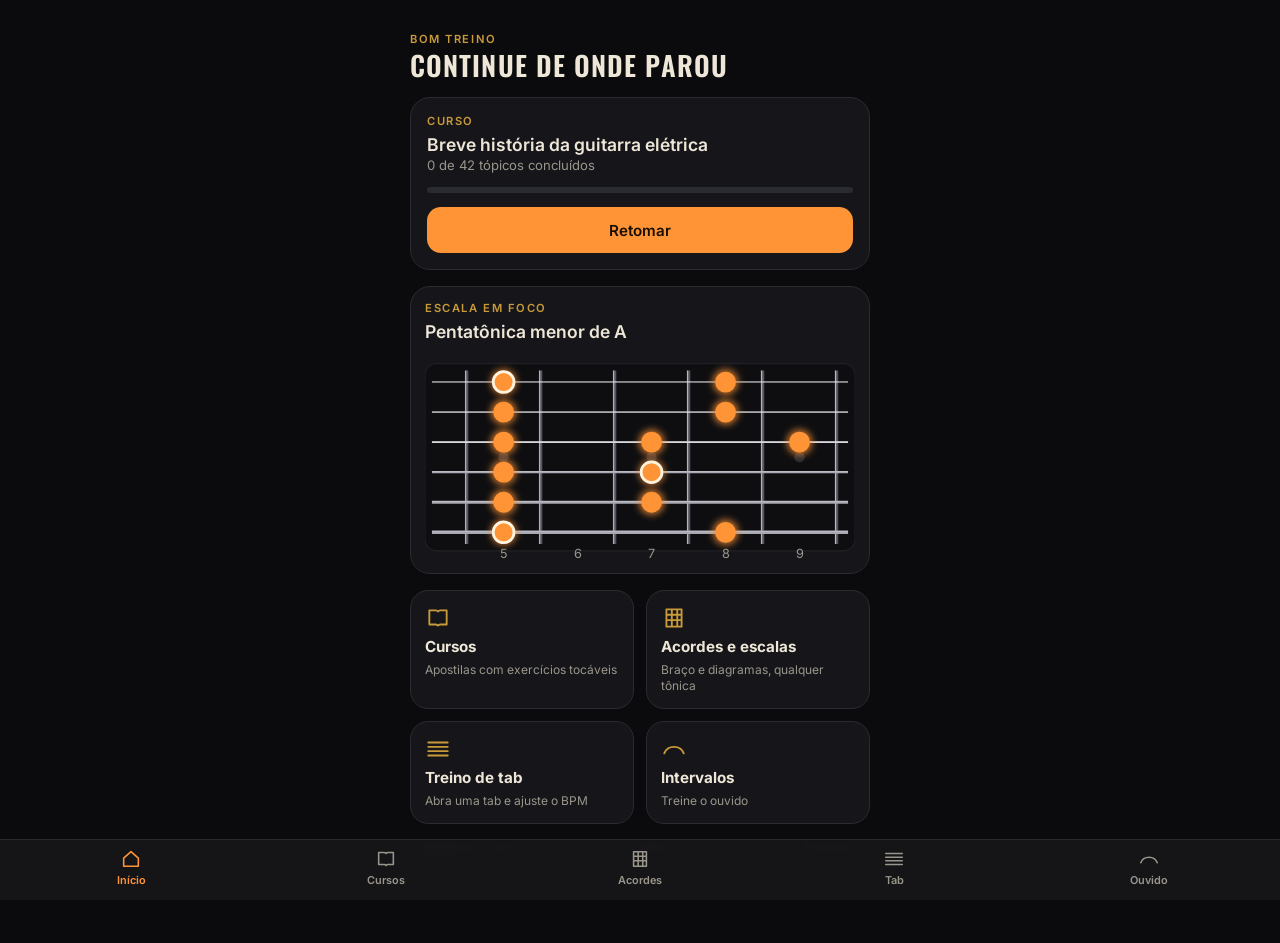
<file: index.html>
<!DOCTYPE html>
<html lang="pt-BR">
<head>
<meta charset="UTF-8">
<meta name="viewport" content="width=device-width, initial-scale=1.0">
<title>App de Música</title>
<link rel="manifest" href="manifest.json">
<meta name="theme-color" content="#141416">
<meta name="mobile-web-app-capable" content="yes">
<meta name="apple-mobile-web-app-capable" content="yes">
<meta name="apple-mobile-web-app-status-bar-style" content="black-translucent">
<meta name="apple-mobile-web-app-title" content="App de Música">
<link rel="icon" href="icon-192.png">
<link rel="apple-touch-icon" href="icon-192.png">
<link rel="stylesheet" href="style.css">
<link rel="stylesheet" href="tema.css">
<script src="app.js"></script>
<script src="fretboard.js"></script>
<script src="braco.js"></script>
</head>
<body>
<div class="stage">
  <div class="eyebrow">Bom treino</div>
  <h1 class="h-title">Continue de onde parou</h1>
  <a class="card" id="cont" href="modulo-cursos.html">
    <div class="eyebrow">Curso</div><h2 id="contTitle">Método de Guitarra</h2><div class="sub" id="contSub">Abrir cursos</div>
    <div class="bar"><i id="contBar" style="width:0%"></i></div><span class="btn-main">Retomar</span>
  </a>
  <a class="card" href="modulo-acordes-escalas.html" style="padding:14px 14px 10px">
    <div class="eyebrow">Escala em foco</div><h2 style="margin-bottom:10px">Pentatônica menor de A</h2><div id="miniBraco"></div>
  </a>
  <div class="tiles"><a class="tile" href="modulo-cursos.html"><svg width="26" height="26" viewBox="0 0 24 24" fill="none" stroke-width="1.7" stroke-linecap="round" stroke-linejoin="round" aria-hidden="true"><path d="M4 5h6a3 3 0 0 1 2 1 3 3 0 0 1 2-1h6v13h-6a3 3 0 0 0-2 1 3 3 0 0 0-2-1H4z"/></svg><b>Cursos</b><span>Apostilas com exercícios tocáveis</span></a><a class="tile" href="modulo-acordes-escalas.html"><svg width="26" height="26" viewBox="0 0 24 24" fill="none" stroke-width="1.7" stroke-linecap="round" stroke-linejoin="round" aria-hidden="true"><path d="M5 4h14v16H5z M5 9h14 M5 14h14 M10 4v16 M15 4v16"/></svg><b>Acordes e escalas</b><span>Braço e diagramas, qualquer tônica</span></a><a class="tile" href="modulo-tab.html"><svg width="26" height="26" viewBox="0 0 24 24" fill="none" stroke-width="1.7" stroke-linecap="round" stroke-linejoin="round" aria-hidden="true"><path d="M3 6h18 M3 10h18 M3 14h18 M3 18h18"/></svg><b>Treino de tab</b><span>Abra uma tab e ajuste o BPM</span></a><a class="tile" href="modulo-intervalos.html"><svg width="26" height="26" viewBox="0 0 24 24" fill="none" stroke-width="1.7" stroke-linecap="round" stroke-linejoin="round" aria-hidden="true"><path d="M3 16c3-8 15-8 18 0"/></svg><b>Intervalos</b><span>Treine o ouvido</span></a></div>
  <div class="stats-row" id="journeyStats"><span>Sequência 0 dias</span><span>Acertos 0/0</span><span>Recorde 0</span></div>
</div>
<script>
  function renderJourney(){
    const p = loadProgress();
    document.getElementById('journeyStats').innerHTML = `<span>Sequência ${p.streakDays} dia${p.streakDays === 1 ? '' : 's'}</span><span>Acertos ${p.totalCorrect}/${p.totalRounds}</span><span>Recorde ${p.bestStreakEver}</span>`;
  }
  renderJourney();
  renderBraco(document.getElementById('miniBraco'), {start:4, pcs:scalePcs(9,[0,3,5,7,10]), rootPc:9});
  async function renderContinue(){
    try{
      const idx = await (await fetch('cursos/index.json')).json(), c = idx[0];
      const course = await (await fetch(c.path)).json();
      const done = (JSON.parse(localStorage.getItem('appMusica.cursos.v1')) || {})[c.id] || {};
      const all = course.modules.flatMap(m => m.topics), next = all.find(x => !done[x.id]) || all[0];
      const n = all.filter(x => done[x.id]).length;
      document.getElementById('cont').href = `modulo-cursos.html#/c/${c.id}/t/${next.id}`;
      document.getElementById('contTitle').textContent = next.title;
      document.getElementById('contSub').textContent = `${n} de ${all.length} tópicos concluídos`;
      document.getElementById('contBar').style.width = Math.round(n / all.length * 100) + '%';
    }catch(e){}
  }
  renderContinue();
  if ('serviceWorker' in navigator) window.addEventListener('load', () => navigator.serviceWorker.register('sw.js').catch(() => {}));
</script>
<script src="nav.js"></script>
</body>
</html>
</file>
<file: style.css>
@import url('https://fonts.googleapis.com/css2?family=Oswald:wght@600;700&family=Inter:wght@400;500;600&display=swap');

:root{
  --bg-1:#141416;
  --bg-2:#1c1d20;
  --panel:#232428;
  --panel-edge:#35373c;
  --brass:#c99a3a;
  --brass-dim:#8f6f2a;
  --led-green:#5fae74;
  --led-green-glow:rgba(95,174,116,0.35);
  --led-red:#c1584f;
  --led-red-glow:rgba(193,88,79,0.35);
  --ink:#eee7d8;
  --ink-dim:#9a958c;
  --mono:'Courier New', ui-monospace, monospace;
  --display:'Oswald', Georgia, serif;
  --body:'Inter', -apple-system, 'Segoe UI', sans-serif;
}

*{box-sizing:border-box;}
html,body{margin:0;padding:0;}
body{
  min-height:100vh;
  background:
    radial-gradient(ellipse at top, #202124 0%, var(--bg-1) 55%),
    var(--bg-1);
  color:var(--ink);
  font-family:var(--body);
  display:flex;
  justify-content:center;
  padding:32px 16px 60px;
}

.stage{ width:100%; max-width:460px; }

header{ text-align:center; margin-bottom:22px; }
header h1{
  font-family:var(--display);
  font-weight:700;
  font-size:1.7rem;
  letter-spacing:0.3px;
  margin:0 0 6px;
  color:var(--ink);
}
header p{
  margin:0 auto;
  color:var(--ink-dim);
  font-size:0.92rem;
  line-height:1.5;
  max-width:360px;
}

.pedal{
  background:linear-gradient(180deg, var(--panel) 0%, var(--bg-2) 100%);
  border:1px solid var(--panel-edge);
  border-radius:18px;
  padding:22px 20px 26px;
  box-shadow:
    0 20px 40px -20px rgba(0,0,0,0.6),
    inset 0 1px 0 rgba(255,255,255,0.04);
}
.pedal + .pedal{ margin-top:16px; }

.selector-group{
  display:flex;
  flex-direction:column;
  gap:6px;
  margin-bottom:14px;
}
.selector-label{
  font-size:0.72rem;
  color:var(--ink-dim);
}
.segmented{
  display:flex;
  background:var(--bg-1);
  border:1px solid var(--panel-edge);
  border-radius:10px;
  padding:3px;
  gap:3px;
}
.segmented button{
  flex:1;
  padding:8px 6px;
  background:transparent;
  border:none;
  border-radius:7px;
  color:var(--ink-dim);
  font-family:var(--body);
  font-size:0.82rem;
  font-weight:500;
  cursor:pointer;
  transition:background 0.15s, color 0.15s;
}
.segmented button.active{
  background:var(--brass);
  color:#211a0a;
  font-weight:600;
}

.readout{
  background:#0f1010;
  border:1px solid #000;
  border-radius:10px;
  padding:14px 16px;
  box-shadow:inset 0 2px 6px rgba(0,0,0,0.6);
}
.readout .stats{
  font-family:var(--mono);
  font-size:0.78rem;
  color:var(--brass);
  letter-spacing:0.5px;
  display:flex;
  justify-content:space-between;
  flex-wrap:wrap;
  gap:4px 12px;
}
.readout .feedback{
  margin-top:10px;
  min-height:38px;
  font-size:0.88rem;
  line-height:1.4;
  color:var(--ink-dim);
}
.readout .feedback.correct{ color:var(--led-green); }
.readout .feedback.wrong{ color:var(--led-red); }

.footswitch-wrap{
  display:flex;
  justify-content:center;
  margin:26px 0 20px;
}
.footswitch{
  width:104px;
  height:104px;
  border-radius:50%;
  border:none;
  cursor:pointer;
  background:radial-gradient(circle at 35% 30%, #e0b45c, var(--brass) 55%, var(--brass-dim) 100%);
  box-shadow:
    0 8px 0 var(--brass-dim),
    0 14px 22px rgba(0,0,0,0.5);
  color:#241d0c;
  font-family:var(--display);
  font-weight:700;
  font-size:0.95rem;
  letter-spacing:0.3px;
  transition:transform 0.08s, box-shadow 0.08s;
}
.footswitch:active{
  transform:translateY(6px);
  box-shadow:
    0 2px 0 var(--brass-dim),
    0 6px 12px rgba(0,0,0,0.5);
}
.footswitch:disabled{
  background:radial-gradient(circle at 35% 30%, #55524a, #3a3730 55%, #2c2a25 100%);
  box-shadow:0 8px 0 #201f1c, 0 14px 22px rgba(0,0,0,0.5);
  color:#7a766c;
  cursor:not-allowed;
}

.repeat-row{ display:flex; justify-content:center; margin:18px 0; }
.repeat-row button{
  background:none;
  border:1px solid var(--panel-edge);
  color:var(--ink-dim);
  padding:6px 14px;
  border-radius:20px;
  font-size:0.78rem;
  font-family:var(--body);
  cursor:pointer;
}
.repeat-row button:disabled{ opacity:0.35; cursor:not-allowed; }
.repeat-row button:not(:disabled):hover{ color:var(--ink); border-color:var(--brass-dim); }

.answer-grid{
  display:grid;
  grid-template-columns:repeat(4, 1fr);
  gap:9px;
  margin-bottom:18px;
}
.answer-btn{
  aspect-ratio:1;
  border-radius:9px;
  border:1px solid var(--panel-edge);
  background:linear-gradient(180deg, #2a2b2f, #202124);
  color:var(--ink);
  font-family:var(--mono);
  font-size:0.95rem;
  font-weight:700;
  cursor:pointer;
  display:flex;
  align-items:center;
  justify-content:center;
  transition:transform 0.08s, border-color 0.15s, background 0.15s;
}
.answer-btn:disabled{ opacity:0.4; cursor:not-allowed; }
.answer-btn:not(:disabled):hover{ border-color:var(--brass); }
.answer-btn:not(:disabled):active{ transform:scale(0.95); }
.answer-btn.correct{
  background:var(--led-green);
  border-color:var(--led-green);
  color:#0d1f12;
  box-shadow:0 0 14px var(--led-green-glow);
}
.answer-btn.wrong{
  background:var(--led-red);
  border-color:var(--led-red);
  color:#280d0a;
  box-shadow:0 0 14px var(--led-red-glow);
}

.bottom-actions{ display:flex; justify-content:center; gap:18px; }
.bottom-actions button, .bottom-actions a{
  background:none;
  border:none;
  color:var(--ink-dim);
  font-size:0.78rem;
  text-decoration:underline;
  cursor:pointer;
  font-family:var(--body);
}
.bottom-actions button:hover, .bottom-actions a:hover{ color:var(--ink); }

/* Dashboard / menu principal */
.module-list{ display:flex; flex-direction:column; gap:10px; }
.module-row{
  display:flex;
  align-items:center;
  gap:14px;
  padding:14px;
  border-radius:12px;
  border:1px solid var(--panel-edge);
  background:linear-gradient(180deg, #26272b, #1e1f22);
  text-decoration:none;
  color:var(--ink);
  transition:border-color 0.15s, transform 0.08s;
}
.module-row:not(.disabled):hover{ border-color:var(--brass); }
.module-row:not(.disabled):active{ transform:scale(0.99); }
.module-row.disabled{ opacity:0.5; cursor:default; }
.module-icon{
  width:42px;
  height:42px;
  border-radius:50%;
  flex-shrink:0;
  background:radial-gradient(circle at 35% 30%, #e0b45c, var(--brass) 55%, var(--brass-dim) 100%);
}
.module-row.disabled .module-icon{
  background:radial-gradient(circle at 35% 30%, #55524a, #3a3730 55%, #2c2a25 100%);
}
.module-info{ flex:1; min-width:0; }
.module-title{ font-weight:600; font-size:0.95rem; }
.module-status{ font-size:0.75rem; color:var(--ink-dim); margin-top:2px; }
.module-chevron{ color:var(--ink-dim); font-size:1.1rem; }

.back-link{
  display:inline-flex;
  align-items:center;
  gap:6px;
  color:var(--ink-dim);
  text-decoration:none;
  font-size:0.82rem;
  margin-bottom:16px;
}
.back-link:hover{ color:var(--ink); }

/* Seletor de tônica (12 notas) */
.note-grid{
  display:grid;
  grid-template-columns:repeat(6, 1fr);
  gap:6px;
}
.note-btn{
  padding:8px 0;
  border-radius:7px;
  border:1px solid var(--panel-edge);
  background:linear-gradient(180deg, #2a2b2f, #202124);
  color:var(--ink);
  font-family:var(--mono);
  font-size:0.82rem;
  font-weight:700;
  cursor:pointer;
}
.note-btn:hover{ border-color:var(--brass); }
.note-btn.active{
  background:var(--brass);
  border-color:var(--brass);
  color:#211a0a;
}

/* Cartão claro para diagramas (imita o material impresso) */
.diagram-card{
  background:#faf8f4;
  border-radius:10px;
  padding:14px 10px 10px;
  color:#1a1a1a;
}
.diagram-card-label{
  text-align:center;
  font-family:var(--display);
  font-weight:700;
  font-size:0.85rem;
  color:#1a1a1a;
  margin-bottom:2px;
}

/* Diagrama vertical de acorde */
.chord-diagram{ display:flex; flex-direction:column; align-items:center; }
.chord-fret-label{ font-size:0.72rem; color:#8a6a1f; margin-bottom:6px; font-family:var(--mono); font-weight:700; }
.chord-string-markers{
  position:relative;
  height:18px;
  margin-bottom:2px;
}
.chord-marker{
  position:absolute;
  top:0;
  transform:translateX(-50%);
  color:#1a1a1a;
  font-size:0.78rem;
  font-weight:700;
  line-height:1;
}
.chord-grid{
  position:relative;
}
.chord-string-line{
  position:absolute;
  top:0;
  width:1px;
  background:#444;
}
.chord-fret-line{
  position:absolute;
  height:1px;
  background:#444;
}
.chord-fret-line.nut{ height:3px; background:#1a1a1a; }
.chord-dot{
  position:absolute;
  width:18px;
  height:18px;
  margin-left:-9px;
  margin-top:-9px;
  border-radius:50%;
  background:#1a1a1a;
}
.chord-dot.root{ background:var(--brass-dim); box-shadow:0 0 0 3px rgba(201,154,58,0.35); }

/* Biblioteca: grade com as 5 formas (C A G E D) — auto-fit nunca deixa a coluna
   ficar menor que o diagrama, então ele nunca estoura o painel */
.shape-library{
  display:grid;
  grid-template-columns:repeat(auto-fit, minmax(150px, 1fr));
  gap:10px;
  justify-items:center;
}
.shape-card{ display:flex; flex-direction:column; align-items:center; gap:4px; max-width:100%; }
.shape-card-title{
  font-family:var(--mono);
  font-size:0.72rem;
  color:var(--ink-dim);
  letter-spacing:0.5px;
}

/* Diagrama horizontal de escala */
.scale-fretboard-wrap{
  overflow-x:auto;
  padding-bottom:6px;
}
.scale-grid{
  display:grid;
  grid-auto-rows:30px;
  width:max-content;
}
.scale-cell{
  border-bottom:1px solid #999;
  border-right:1px solid #ccc;
  display:flex;
  align-items:center;
  justify-content:center;
}
.scale-cell.nut{ border-right:3px solid #1a1a1a; }
.scale-dot{
  width:24px;
  height:24px;
  border-radius:50%;
  border:2px solid #1a1a1a;
  background:#fff;
  color:#1a1a1a;
  font-family:var(--mono);
  font-size:0.68rem;
  font-weight:700;
  display:flex;
  align-items:center;
  justify-content:center;
}
.scale-dot.root{ background:var(--brass-dim); border-color:var(--brass-dim); color:#1a1207; }
.fret-markers{
  display:grid;
  width:max-content;
  text-align:center;
  color:#8a6a1f;
  font-size:0.7rem;
  margin-top:2px;
}


@media (max-width:360px){
  .answer-grid{ grid-template-columns:repeat(3, 1fr); }
}
</file>
<file: tema.css>
/* Novo tema: preto profundo, painéis planos, laranja como cor de ação */
:root{--bg-1:#0b0b0d;--bg-2:#111114;--panel:#16161a;--panel-edge:#2a2a31;--orange:#ff9437;--ink-dim:#9a968c}
body{background:var(--bg-1)}
.pedal{background:var(--panel);border-radius:20px;box-shadow:none}
.segmented button,.note-btn{min-height:44px}
.segmented button.active,.note-btn.active{background:#2a1a08;border-color:var(--orange);color:var(--orange);box-shadow:none}
.repeat-row button{border-radius:14px;min-height:44px}
.progress-fill{background:var(--orange)}
.eyebrow{color:var(--brass);font-size:.7rem;font-weight:600;letter-spacing:.14em;text-transform:uppercase}
.h-title{font-family:var(--display);font-weight:600;font-size:1.7rem;letter-spacing:.04em;text-transform:uppercase;margin:4px 0 0;line-height:1.15}
.card{display:block;background:var(--panel);border:1px solid var(--panel-edge);border-radius:20px;padding:16px;margin-top:16px;color:var(--ink);text-decoration:none}
.card h2{font-size:1.1rem;margin:6px 0 2px;font-weight:600}
.card .sub{color:var(--ink-dim);font-size:.82rem}
.bar{height:6px;border-radius:3px;background:var(--panel-edge);margin:14px 0}
.bar>i{display:block;height:100%;border-radius:3px;background:var(--orange)}
.btn-main{display:flex;align-items:center;justify-content:center;min-height:46px;border-radius:14px;background:var(--orange);color:#1a0f00;font-weight:600;font-size:.95rem;text-decoration:none}
.tiles{display:grid;grid-template-columns:1fr 1fr;gap:12px;margin-top:16px}
.tile{display:flex;flex-direction:column;gap:6px;background:var(--panel);border:1px solid var(--panel-edge);border-radius:18px;padding:14px;color:var(--ink);text-decoration:none}
.tile:active{transform:scale(.98)}.tile.soon{opacity:.45}
.tile svg{stroke:var(--brass)}.tile b{font-size:.95rem}.tile span{color:var(--ink-dim);font-size:.75rem;line-height:1.35}
.stats-row{display:flex;justify-content:space-between;color:var(--ink-dim);font-size:.78rem;margin-top:16px;padding:0 4px}
.braco-ctl{display:flex;align-items:center;justify-content:space-between;margin-bottom:10px}
.braco-ctl button{width:44px;height:44px;border-radius:22px;border:0;background:var(--panel-edge);color:var(--ink);font-size:1.3rem;cursor:pointer}
.braco-ctl button:disabled{opacity:.35}.braco-ctl div{text-align:center;font-weight:600}.braco-ctl small{display:block;color:var(--ink-dim);font-weight:400;font-size:.75rem}
#shapeLibrary{display:flex!important;flex-direction:column;gap:14px}#shapeLibrary .shape-card{max-width:none!important;width:100%;align-items:stretch!important}#shapeLibrary .shape-card-title{font-weight:600;margin-bottom:4px}
.chords-grid{display:grid;grid-template-columns:repeat(auto-fill,minmax(140px,1fr));gap:12px;margin:8px 0 14px}
.chord-card{background:var(--panel);border:1px solid var(--panel-edge);border-radius:16px;padding:10px 8px 8px;text-align:center}.chord-card b{display:block;margin-bottom:6px;font-size:.95rem}
/* componentes comuns (Intervalos, Tab, etc.) */
header{text-align:left;margin:6px 0 16px}
header h1{font-family:var(--display);font-weight:600;font-size:1.7rem;letter-spacing:.04em;text-transform:uppercase;line-height:1.15;margin:4px 0}
header p{color:var(--ink-dim);font-size:.9rem;line-height:1.5;margin:0}
.back-link{display:inline-flex;align-items:center;min-height:44px;color:var(--ink-dim);text-decoration:none;font-size:.88rem}
.selector-label{color:var(--brass);font-size:.7rem;font-weight:600;letter-spacing:.14em;text-transform:uppercase}
.segmented{background:var(--bg-1);border:1px solid var(--panel-edge);border-radius:14px;padding:3px}.segmented button{border-radius:11px}
.readout{background:var(--bg-1);border:1px solid var(--panel-edge);border-radius:16px}
.footswitch{background:var(--orange)!important;color:#1a0f00!important;border:0!important;box-shadow:0 0 30px #ff943755!important;font-weight:600}
.footswitch:disabled{opacity:.4;box-shadow:none!important}
.answer-btn{background:var(--panel);border:1px solid var(--panel-edge);border-radius:14px;min-height:52px}.answer-btn:not(:disabled):hover{border-color:var(--orange)}
.repeat-row button,.bottom-actions button{border-radius:14px;min-height:44px}
/* navegação inferior */
.bnav{position:fixed;left:0;right:0;bottom:0;z-index:50;display:flex;justify-content:space-around;background:rgba(22,22,26,.96);backdrop-filter:blur(10px);border-top:1px solid var(--panel-edge);padding:8px 4px calc(8px + env(safe-area-inset-bottom))}
.bnav a{display:flex;flex-direction:column;align-items:center;gap:3px;min-width:56px;min-height:44px;color:var(--ink-dim);text-decoration:none;font-size:.68rem;font-weight:600}
.bnav svg{width:22px;height:22px;fill:none;stroke:currentColor;stroke-width:1.7;stroke-linecap:round;stroke-linejoin:round}.bnav a[aria-current]{color:var(--orange)}
body.has-bnav{padding-bottom:88px}
/* braço animado */
.fxb{background:#0b0b0d;border-radius:14px;padding:10px 6px 2px;overflow:hidden;perspective:760px}
.fxb svg{display:block;width:100%;height:auto;transform-origin:50% 85%;transition:transform .5s}.fxb.tilt svg{transform:rotateX(34deg) scale(.97)}
.fx-bar{display:flex;gap:8px;margin-top:8px;flex-wrap:wrap}
.fx-chip{min-height:44px;padding:0 14px;border-radius:22px;border:1px solid var(--panel-edge);background:transparent;color:var(--ink-dim);font-family:var(--body);font-size:.78rem;cursor:pointer}
.fx-chip[aria-pressed="true"]{background:#2a1a08;border-color:var(--orange);color:var(--orange);font-weight:600}
</file>
